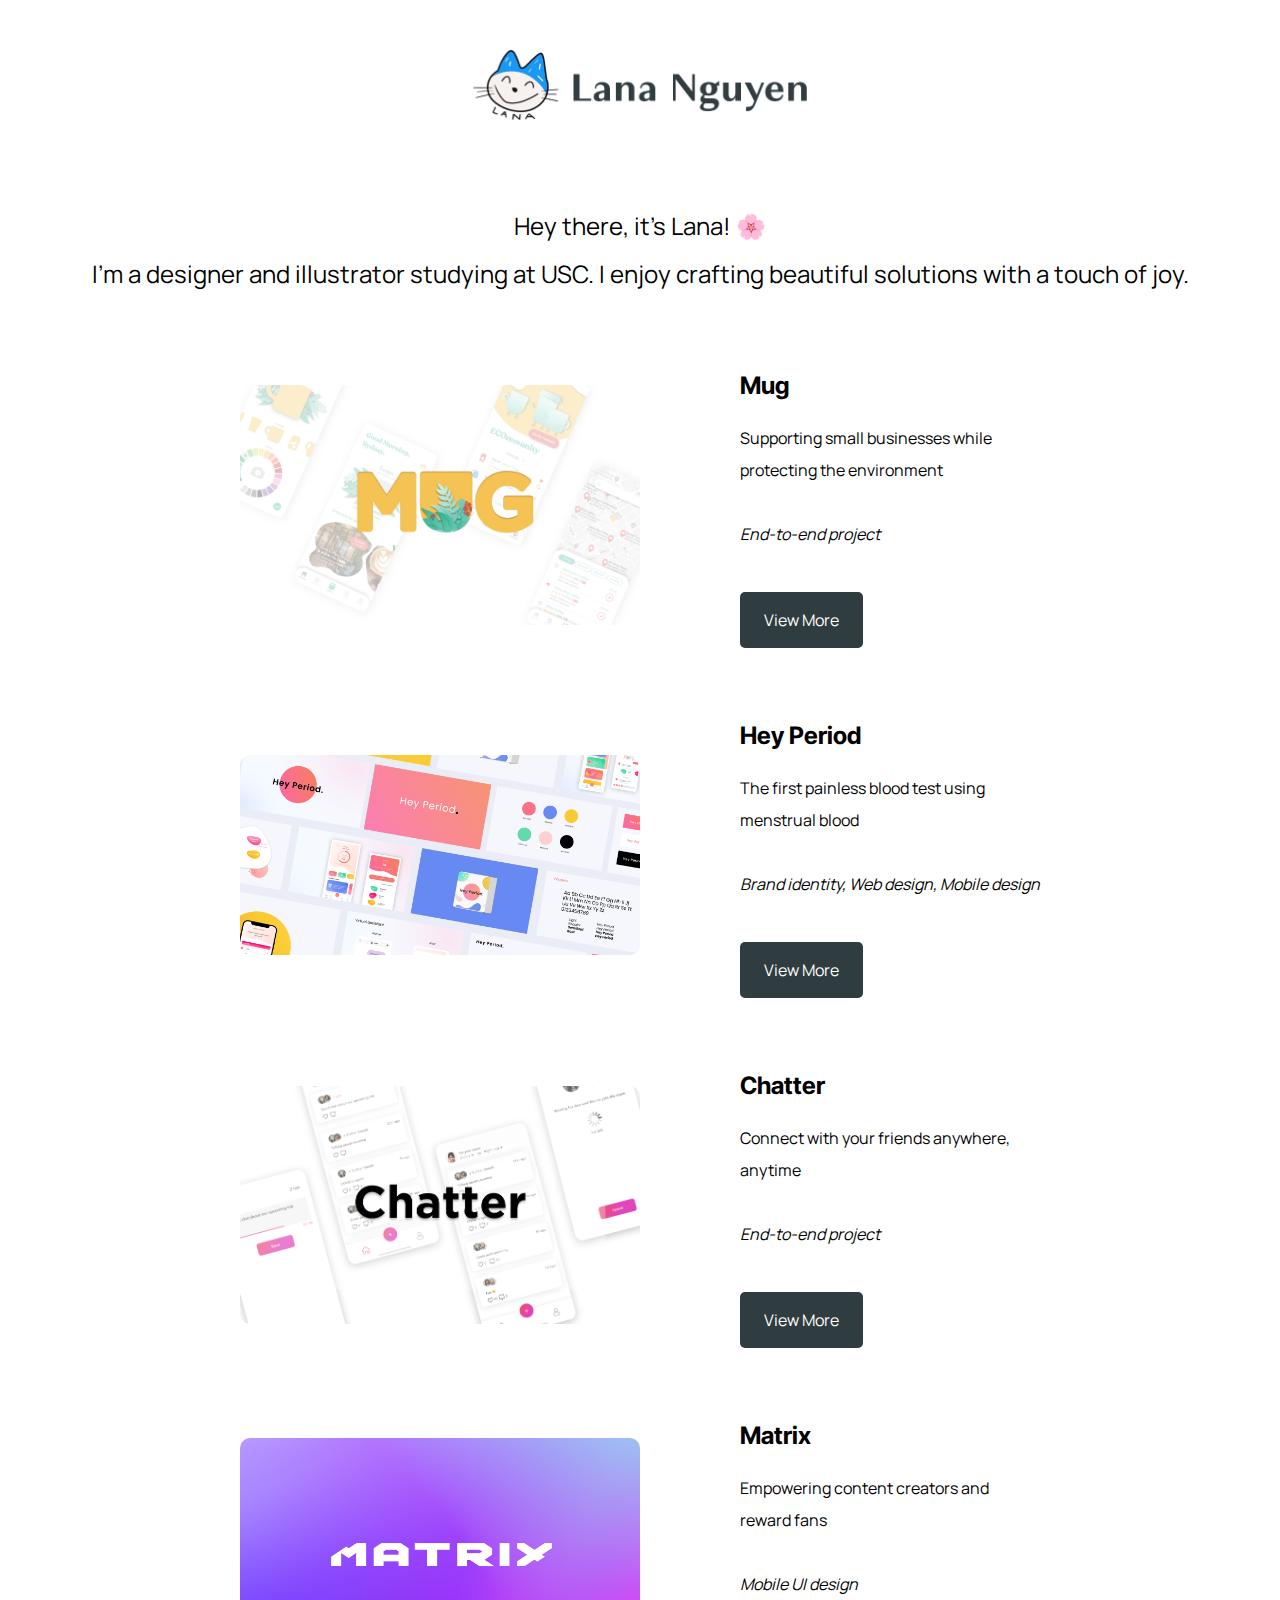
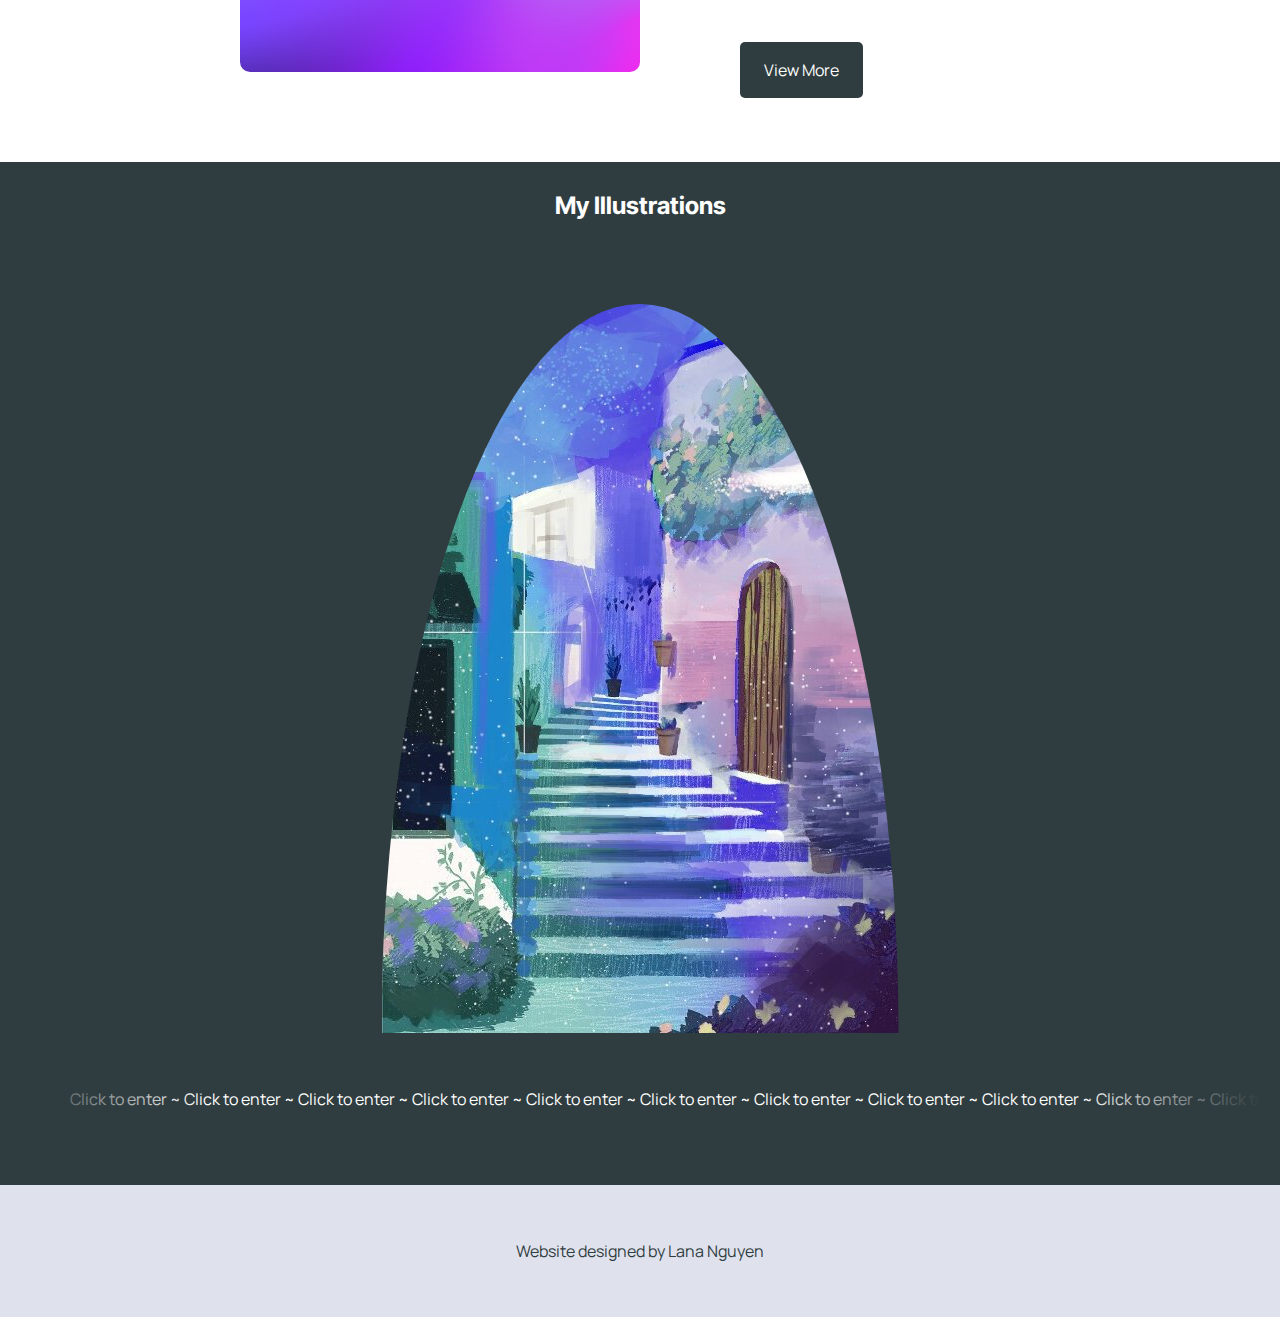
<file: index.html>
<!DOCTYPE html>
<html lang="en">
<head>
    <link href="https://fonts.googleapis.com/css2?family=PT+Serif&display=swap" rel="stylesheet">
    <link href="https://fonts.googleapis.com/css2?family=Manrope&display=swap" rel="stylesheet">
    <link href="https://fonts.googleapis.com/css2?family=DM+Serif+Display:ital@0;1&display=swap" rel="stylesheet">
    <link href="https://fonts.googleapis.com/css2?family=Alice&family=DM+Serif+Display:ital@0;1&display=swap" rel="stylesheet">
    <link href="https://fonts.googleapis.com/css2?family=Inter+Tight:ital,wght@0,100..900;1,100..900&display=swap" rel="stylesheet">




    <meta charset="UTF-8">
    <meta name="viewport" content="width=device-width, initial-scale=1.0">
    <title>Lana Nguyen</title>
    <link rel="stylesheet" href="style.css">


    <link rel="icon" type="image/png" href="favicon.png">

</head>
<body>
    <header>
         <img src="sitelogo.png" alt="Site Logo" class="site-logo">
    </header>
    <main>
        <!-- Project Section 1 -->
<!-- Project Section 1 -->


<!-- Project Section -->



        <section class="intro-section">
            <div class="intro-text">
                 <p class="large-font">Hey there, it's Lana! &#127800; <br>
                I'm a designer and illustrator studying at USC. I enjoy crafting beautiful solutions with a touch of joy.</p>
            </div>
        </section>

<section class="project-section">
    <a href="mug.html" class="project-thumbnail-link">
        <img src="mug/mug.png" alt="Project Thumbnail" class="project-thumbnail">
    </a>
    
    <div class="project-info">
        <h2>Mug</h2>
        <p>Supporting small businesses while protecting the environment</p>
        <br>
        <p><i>End-to-end project</i></p>
        <br>
        <a href="mug.html" class="learn-more-btn">View More</a>
    </div>
</section>


<section class="project-section">
    <a href="heyperiod.html" class="project-thumbnail-link">
        <img src="heyperiod/heyperiod.png" alt="Project Thumbnail" class="project-thumbnail">
    </a>
    
    <div class="project-info">
        <h2>Hey Period</h2>
        <p>The first painless blood test using menstrual blood</p>
        <br>
        <p><i>Brand identity, Web design, Mobile design</i></p>
        <br>
        <a href="heyperiod.html" class="learn-more-btn">View More</a>


    </div>
</section>

<section class="project-section">
    <a href="chatter.html" class="project-thumbnail-link">
        <img src="chatter/chatter.png" alt="Project Thumbnail" class="project-thumbnail">
    </a>
    <div class="project-info">
        <h2>Chatter</h2>
        <p>Connect with your friends anywhere, anytime</p>
        <br>
        <p><i>End-to-end project</i></p>
        <br>
        <a href="chatter.html" class="learn-more-btn">View More</a>
    </div>
</section>




<section class="project-section">
    <a href="matrix.html" class="project-thumbnail-link">
        <img src="matrix/matrix.png" alt="Project Thumbnail" class="project-thumbnail">
    </a>
    
    <div class="project-info">
        <h2>Matrix</h2>
        <p>Empowering content creators and reward fans</p>
        <br>
        <p><i>Mobile UI design</i></p>
        <br>
        <a href="matrix.html" class="learn-more-btn">View More</a>
    </div>
</section>

<div class="illustrations-section">
    <h2>My Illustrations</h2>

    <!-- Illustrations Grid or Carousel -->
    <div class="gate-shaped-illustration">
    <a href="illustrations.html"><img src="gallery.jpeg" alt="Gate-Shaped Illustration" /></a>
</div>


    <!-- Moving Text -->
    <div class="moving-text-container">
    <div class="moving-text">
        <p>Click to enter ~ Click to enter ~ Click to enter ~ Click to enter ~ Click to enter ~ Click to enter ~ Click to enter ~ Click to enter ~ Click to enter ~ Click to enter ~ Click to enter ~ Click to enter ~ Click to enter ~ Click to enter ~ Click to enter ~ Click to enter ~ Click to enter ~ Click to enter ~ Click to enter ~ Click to enter ~   </p>
    </div>
</div>
</div>



        <!-- Additional project sections can be added similarly -->
    </main>

    <footer>
       <p>Website designed by Lana Nguyen</p>
    </footer>



</body>
</html>
</file>
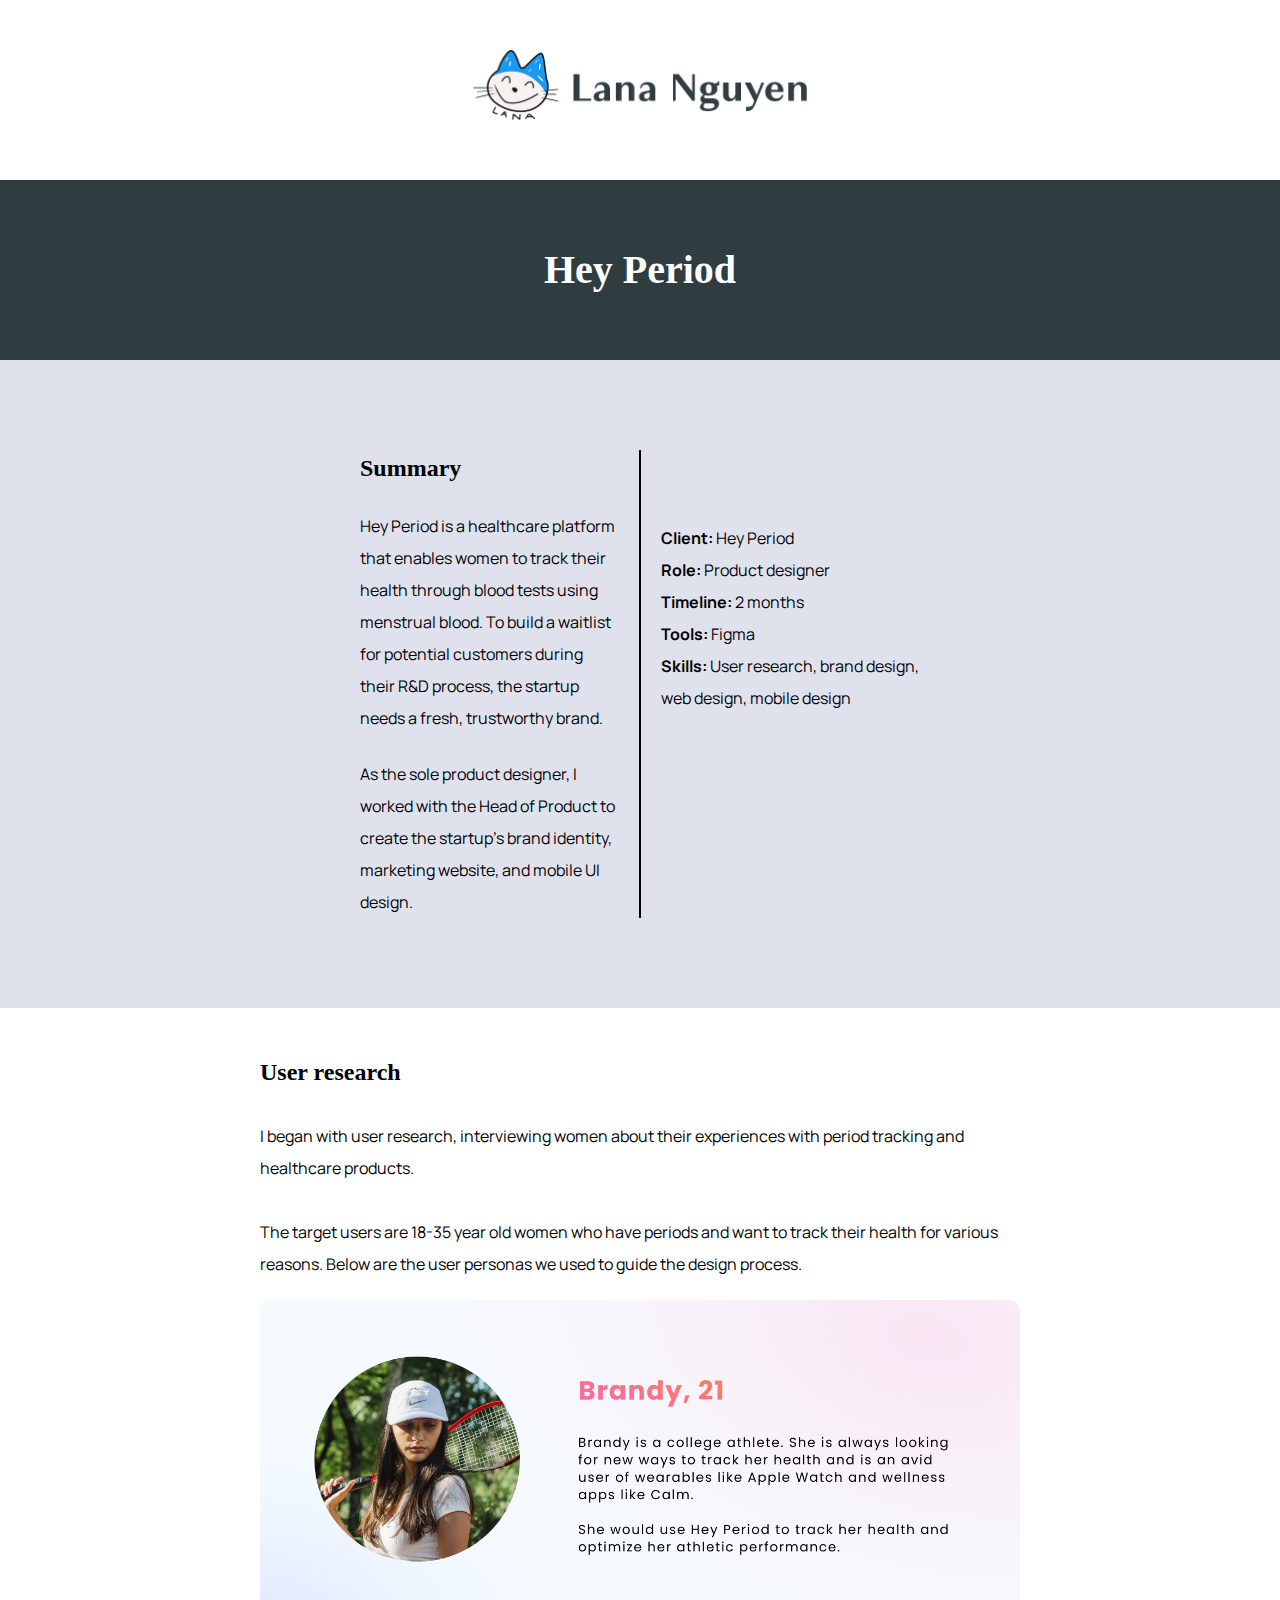
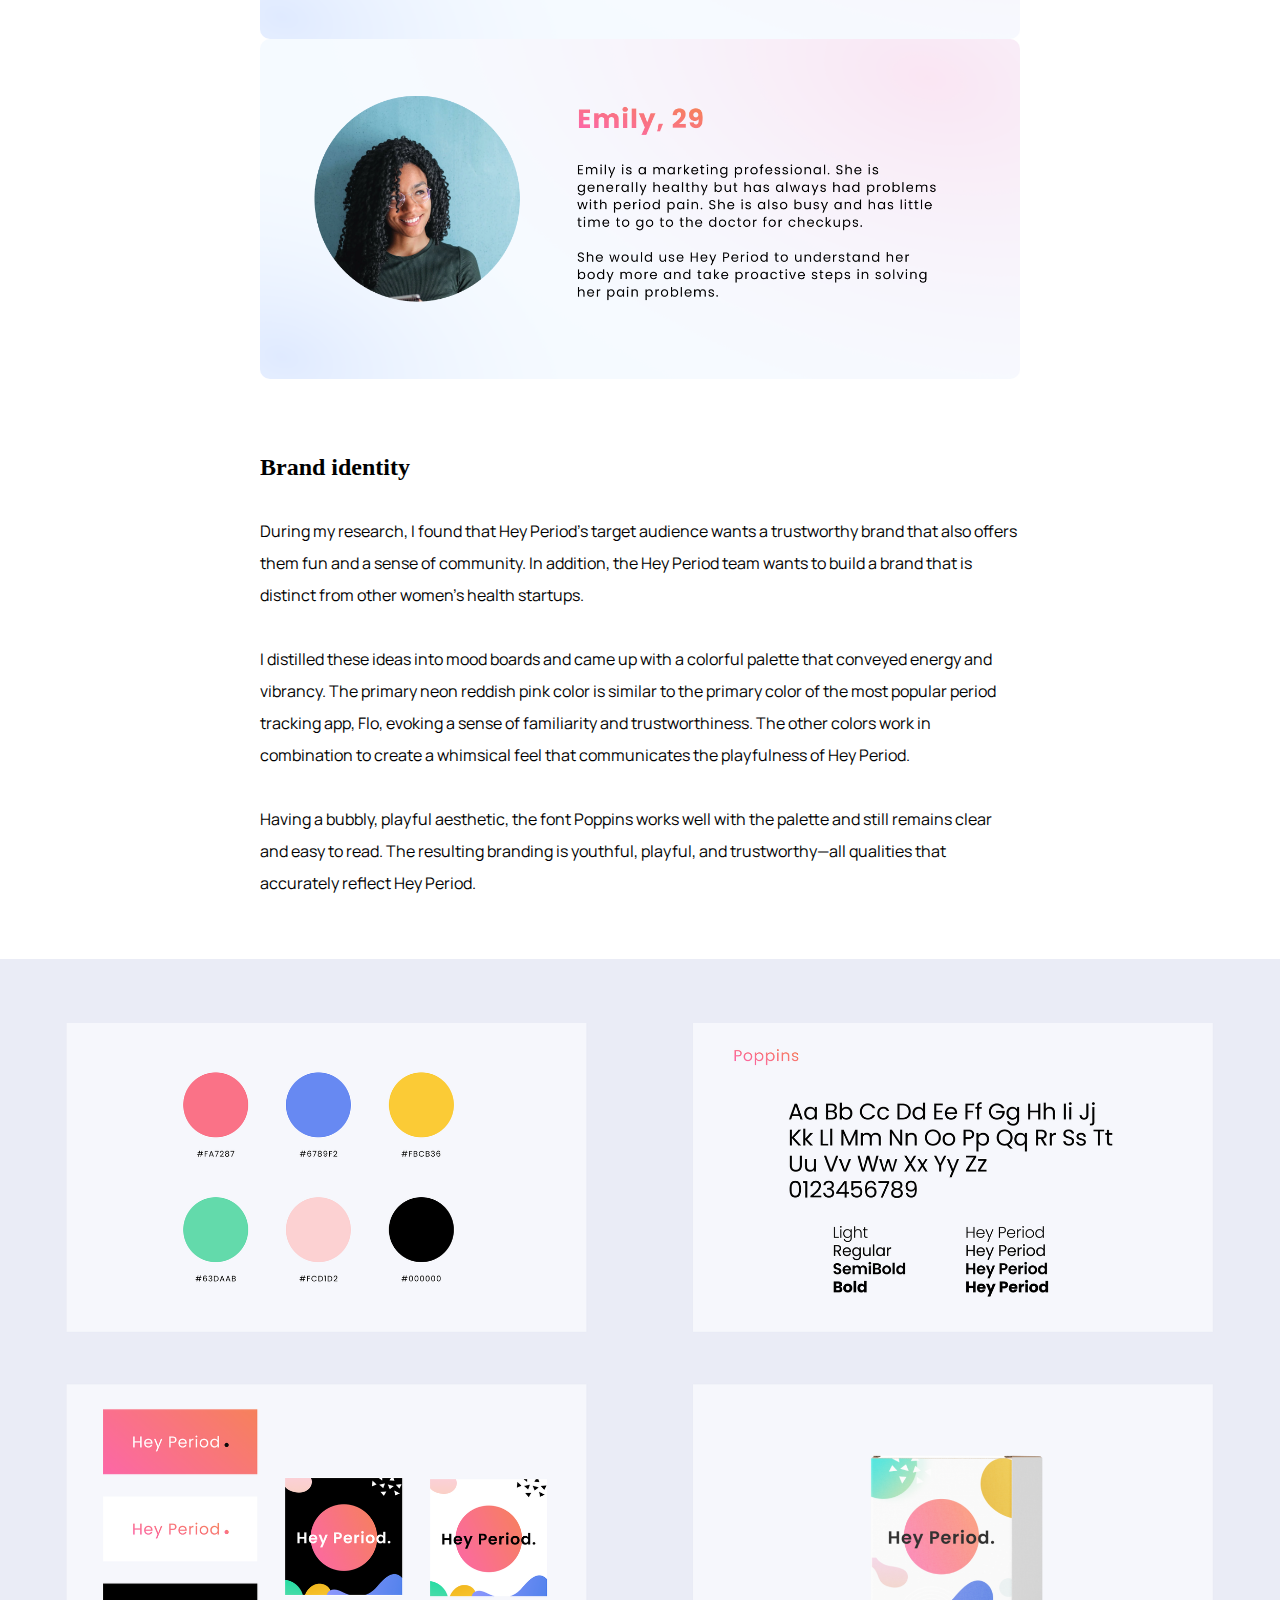
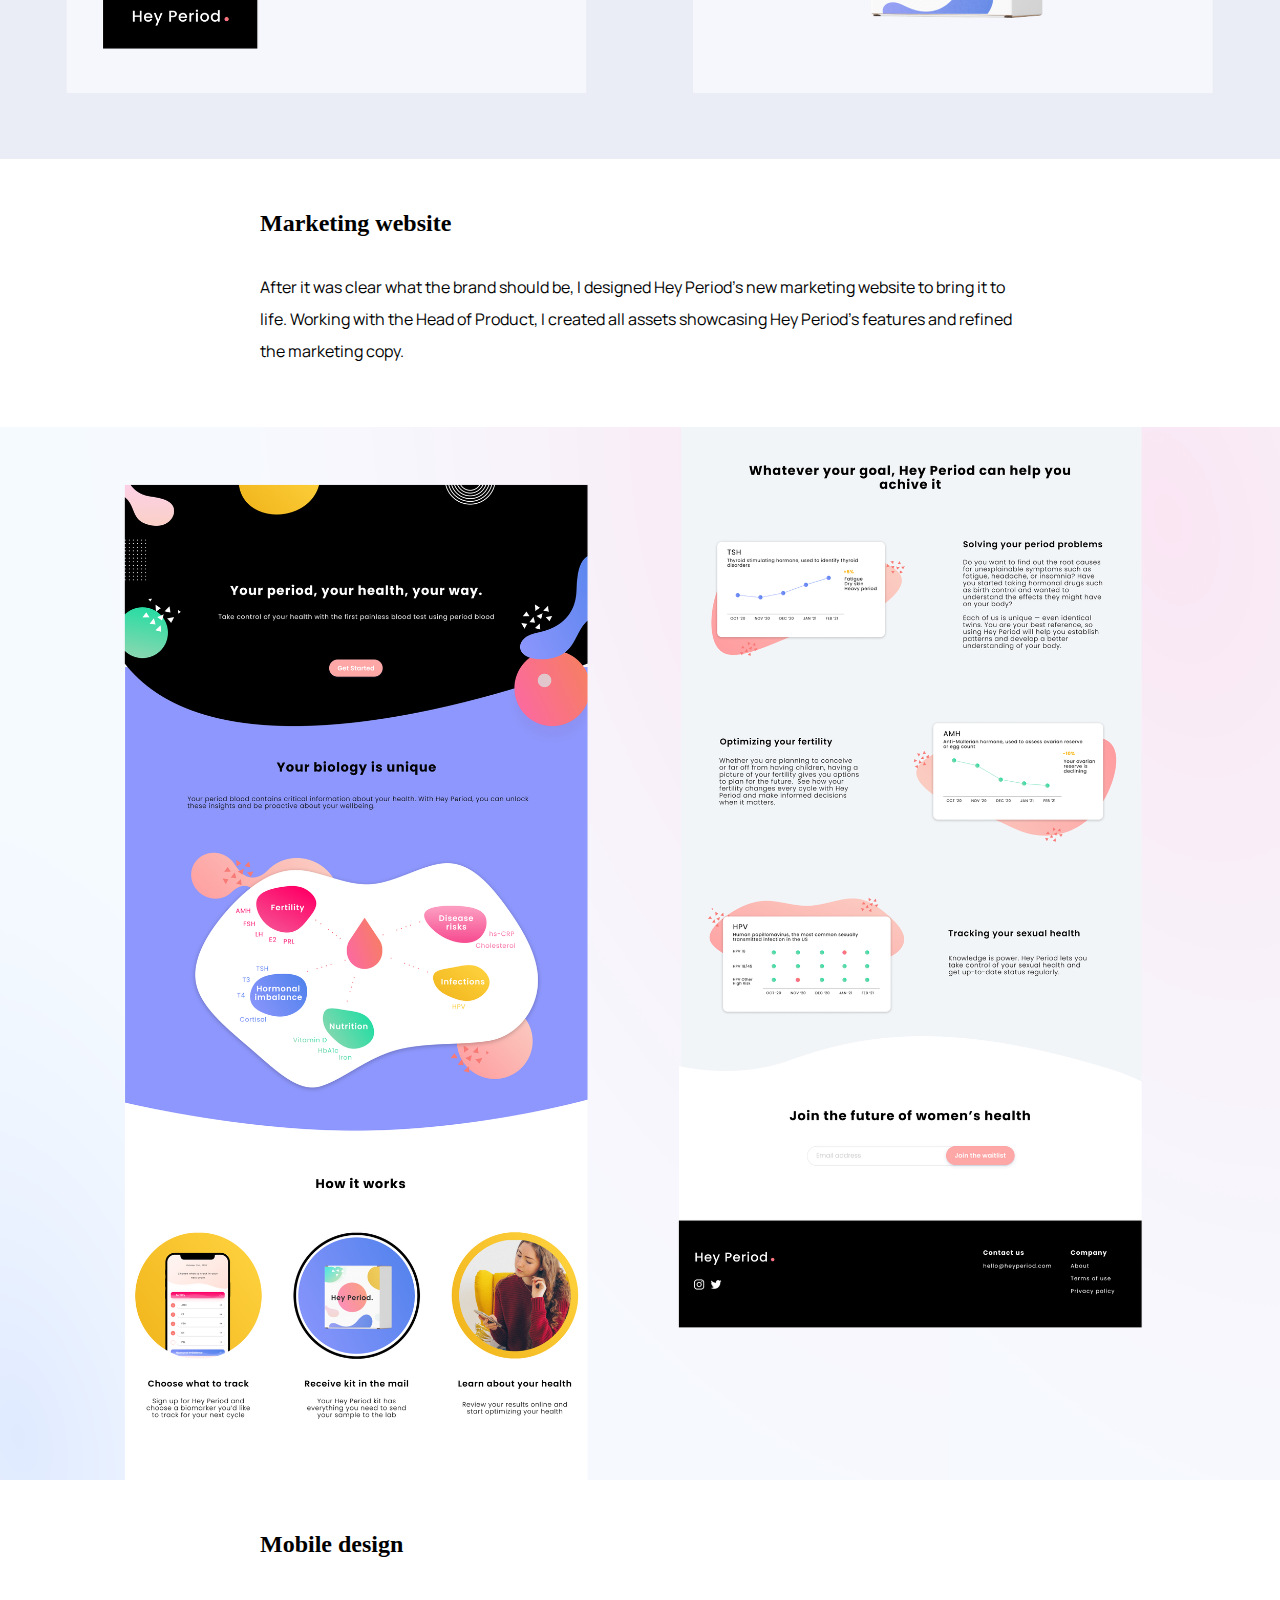
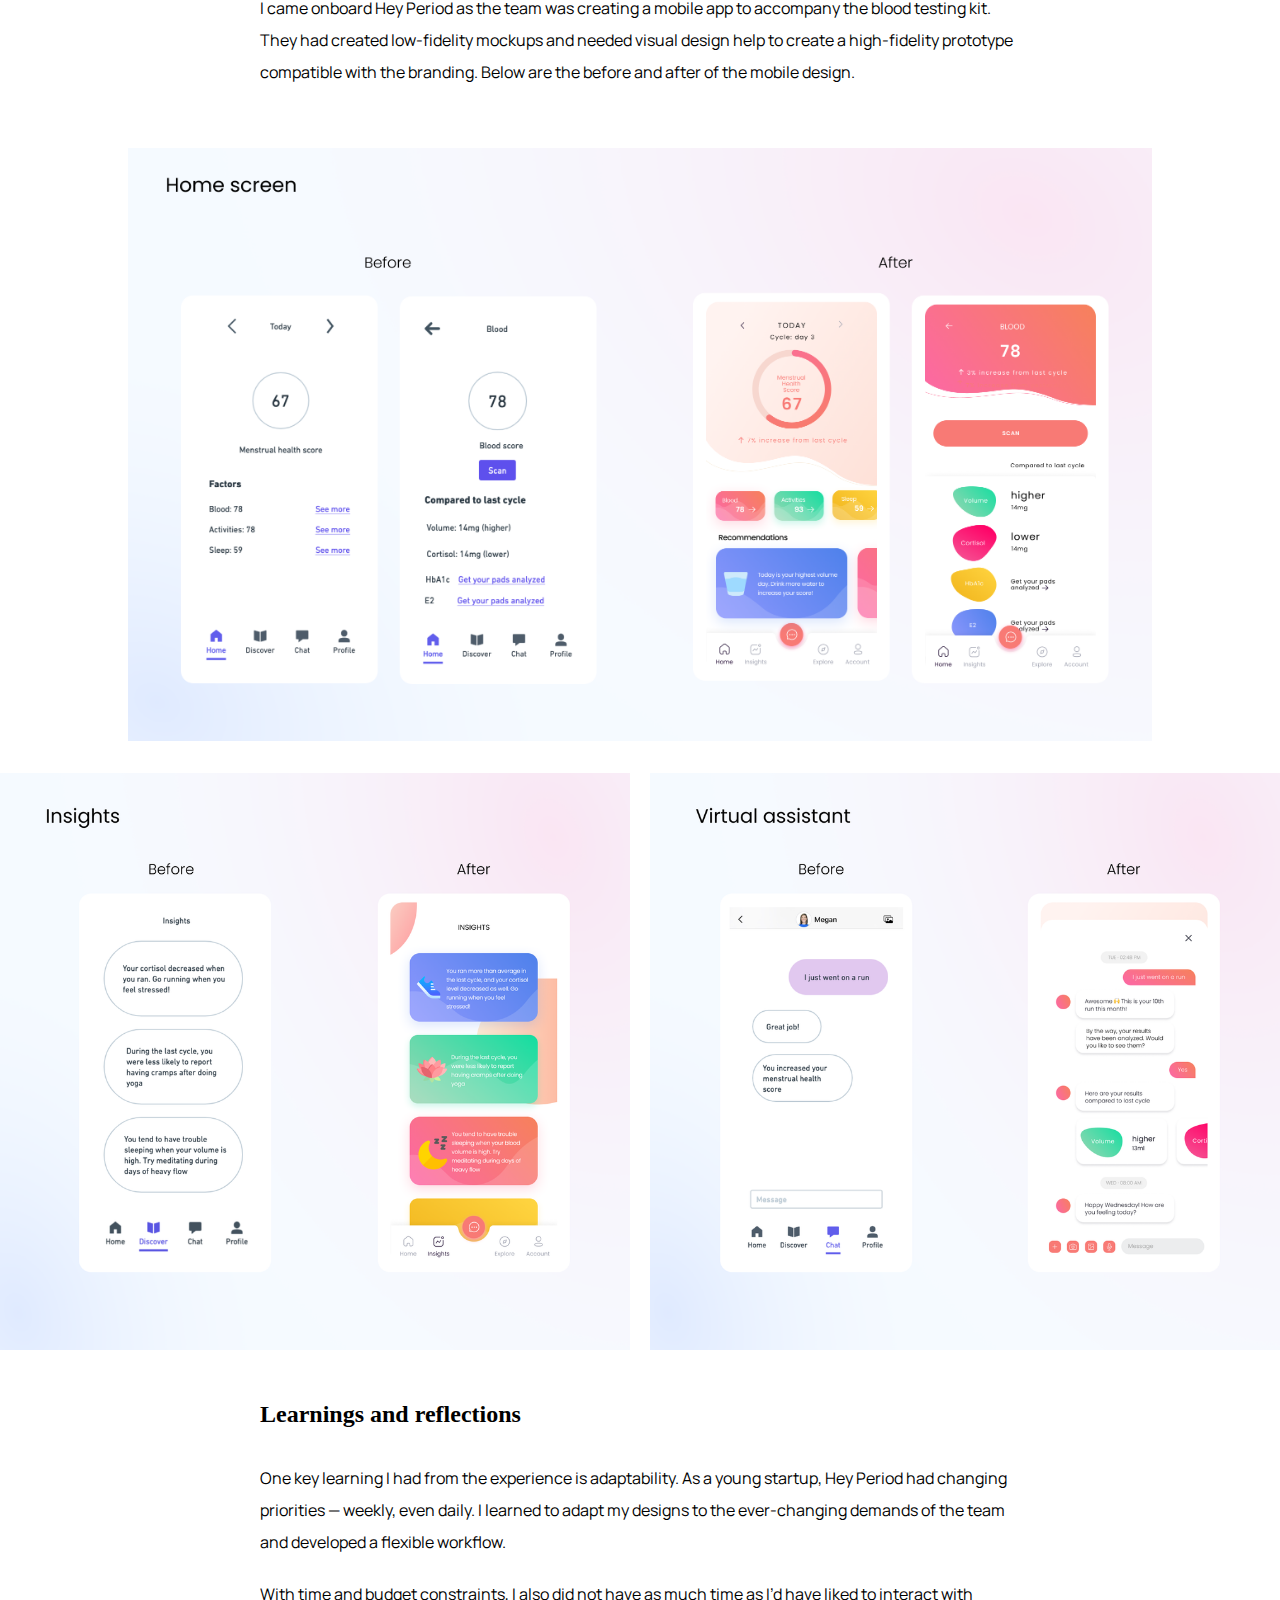
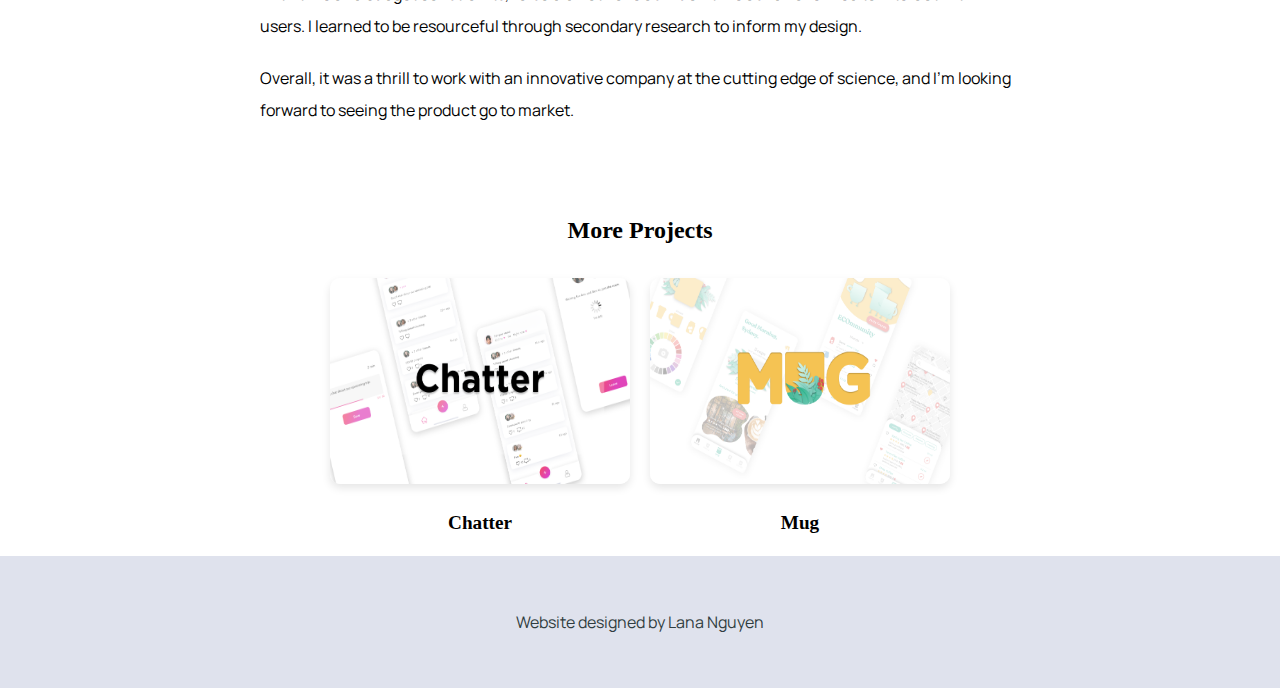
<file: heyperiod.html>
<!DOCTYPE html>
<html lang="en">
<head>
    <script src="https://ajax.googleapis.com/ajax/libs/jquery/3.5.1/jquery.min.js"></script>

    <link href="https://fonts.googleapis.com/css2?family=PT+Serif&display=swap" rel="stylesheet">
<link href="https://fonts.googleapis.com/css2?family=Manrope:wght@400;700&display=swap" rel="stylesheet">

    <meta charset="UTF-8">
    <meta name="viewport" content="width=device-width, initial-scale=1.0">
    <title>Hey Period</title>
    <link rel="stylesheet" href="style.css">
        <link rel="icon" type="image/png" href="favicon.png">
</head>
<body>
    <header>
        <a href="#">
         <img src="sitelogo.png" alt="Site Logo" class="site-logo"></a>
    </header>
<div class="project-title-section">
    <h1>Hey Period</h1>
</div>

<div class="single-column-section blue">
    <div class="project-description-container">
    <div class="summary">
        <h2 class="section-title">Summary</h2>
        <p>Hey Period is a healthcare platform that enables women to track their health through blood tests using menstrual blood. To build a waitlist for potential customers during their R&D process, the startup needs a fresh, trustworthy brand.</p>
        <br>
        <p>As the sole product designer, I worked with the Head of Product to create the startup’s brand identity, marketing website, and mobile UI design.</p>
    </div>
    <div class="details">
        <br>
        <br>
        <br>
        <p><strong>Client:</strong> Hey Period</p>
        <p><strong>Role:</strong> Product designer</p>
        <p><strong>Timeline:</strong> 2 months</p>
        <p><strong>Tools:</strong> Figma</p>
        <p><strong>Skills:</strong> User research, brand design, web design, mobile design</p>
    </div>
</div>
</div>

<div class="single-column-section">
    <div class="content-wrapper">
        <h2 class="section-title">User research</h2>
        <p>I began with user research, interviewing women about their experiences with period tracking and healthcare products.
<br>
<br>
The target users are 18-35 year old women who have periods and want to track their health for various reasons. Below are the user personas we used to guide the design process.</p>

    <img src="heyperiod/1.png" alt="Image 1">
    <img src="heyperiod/2.png" alt="Image 2">
<br>
<br>

        <h2 class="section-title">Brand identity</h2>
        <p>During my research, I found that Hey Period's target audience wants a trustworthy brand that also offers them fun and a sense of community. In addition, the Hey Period team wants to build a brand that is distinct from other women’s health startups.
<br>
<br>
I distilled these ideas into mood boards and came up with a colorful palette that conveyed energy and vibrancy. The primary neon reddish pink color is similar to the primary color of the most popular period tracking app, Flo, evoking a sense of familiarity and trustworthiness. The other colors work in combination to create a whimsical feel that communicates the playfulness of Hey Period. 
<br>
<br>
Having a bubbly, playful aesthetic, the font Poppins works well with the palette and still remains clear and easy to read. The resulting branding is youthful, playful, and trustworthy—all qualities that accurately reflect Hey Period.</p>


    </div>


</div>


    <div class="fullscreen-image-container">
        <img src="heyperiod/brand.png" alt="Project Image" />
    </div>

<div class="single-column-section white">
    <div class="content-wrapper">
        <h2 class="section-title">Marketing website</h2>
        <p>After it was clear what the brand should be, I designed Hey Period's new marketing website to bring it to life. Working with the Head of Product, I created all assets showcasing Hey Period's features and refined the marketing copy.</p>

</div>

    </div>

        <div class="fullscreen-image-container">
        <img src="heyperiod/website.png" alt="Project Image" />
    </div>

<div class="single-column-section white">
    <div class="content-wrapper">
        <h2>Mobile design</h2>
        <p>I came onboard Hey Period as the team was creating a mobile app to accompany the blood testing kit. They had created low-fidelity mockups and needed visual design help to create a high-fidelity prototype compatible with the branding. Below are the before and after of the mobile design.</p>
        <!-- Add more paragraphs as needed -->

</div>

    </div>

<div class="image-container2">
    <img src="heyperiod/mobile.png" alt="Descriptive Alt Text" class="responsive-image">
</div>
<br>

<div class="image-container">

    <img src="heyperiod/mobile1.png" alt="First Image" class="image">
    <img src="heyperiod/mobile2.png" alt="Second Image" class="image">
</div>

<div class="single-column-section white">
    <div class="content-wrapper">
        <h2>Learnings and reflections</h2>
        <p>One key learning I had from the experience is adaptability. As a young startup, Hey Period had changing priorities — weekly, even daily. I learned to adapt my designs to the ever-changing demands of the team and developed a flexible workflow.</p>

<p>With time and budget constraints, I also did not have as much time as I’d have liked to interact with users. I learned to be resourceful through secondary research to inform my design.</p>

<p>Overall, it was a thrill to work with an innovative company at the cutting edge of science, and I’m looking forward to seeing the product go to market.</p>
        <!-- Add more paragraphs as needed -->

</div>

    </div>


<div class="more-projects-section">
    <h2>More Projects</h2>

    <div class="projects-container">
        <a href="link-to-project-1.html" class="project">
            <img src="chatter/chatter.png" alt="Project 1" class="project-image">
            <h2 class="project-title">Chatter</h2>
        </a>
        <a href="link-to-project-2.html" class="project">
            <img src="mug/mug.png" alt="Project 2" class="project-image">
            <h2 class="project-title">Mug</h2>
        </a>
    </div>
</div>



    <footer>
        <p>Website designed by Lana Nguyen</p>
    </footer>

    <script src="script.js"></script>
</body>
</html>
</file>
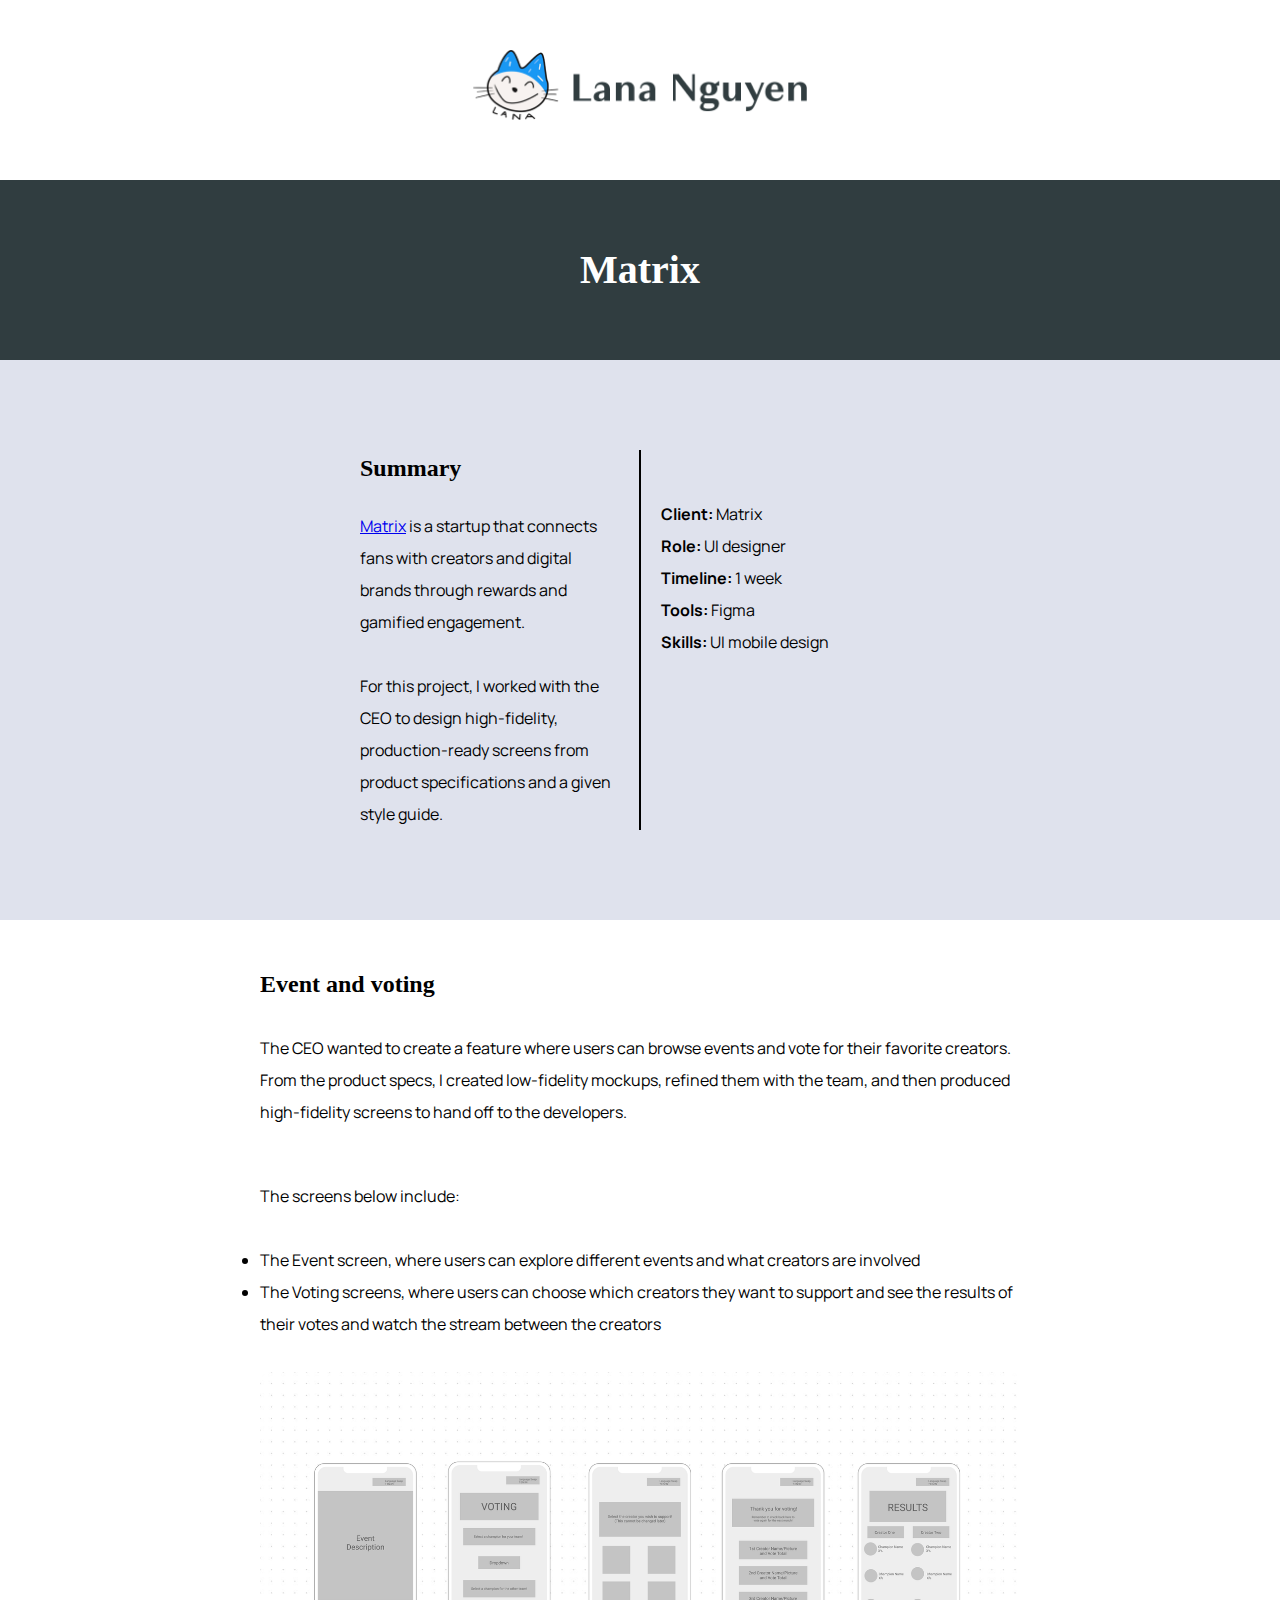
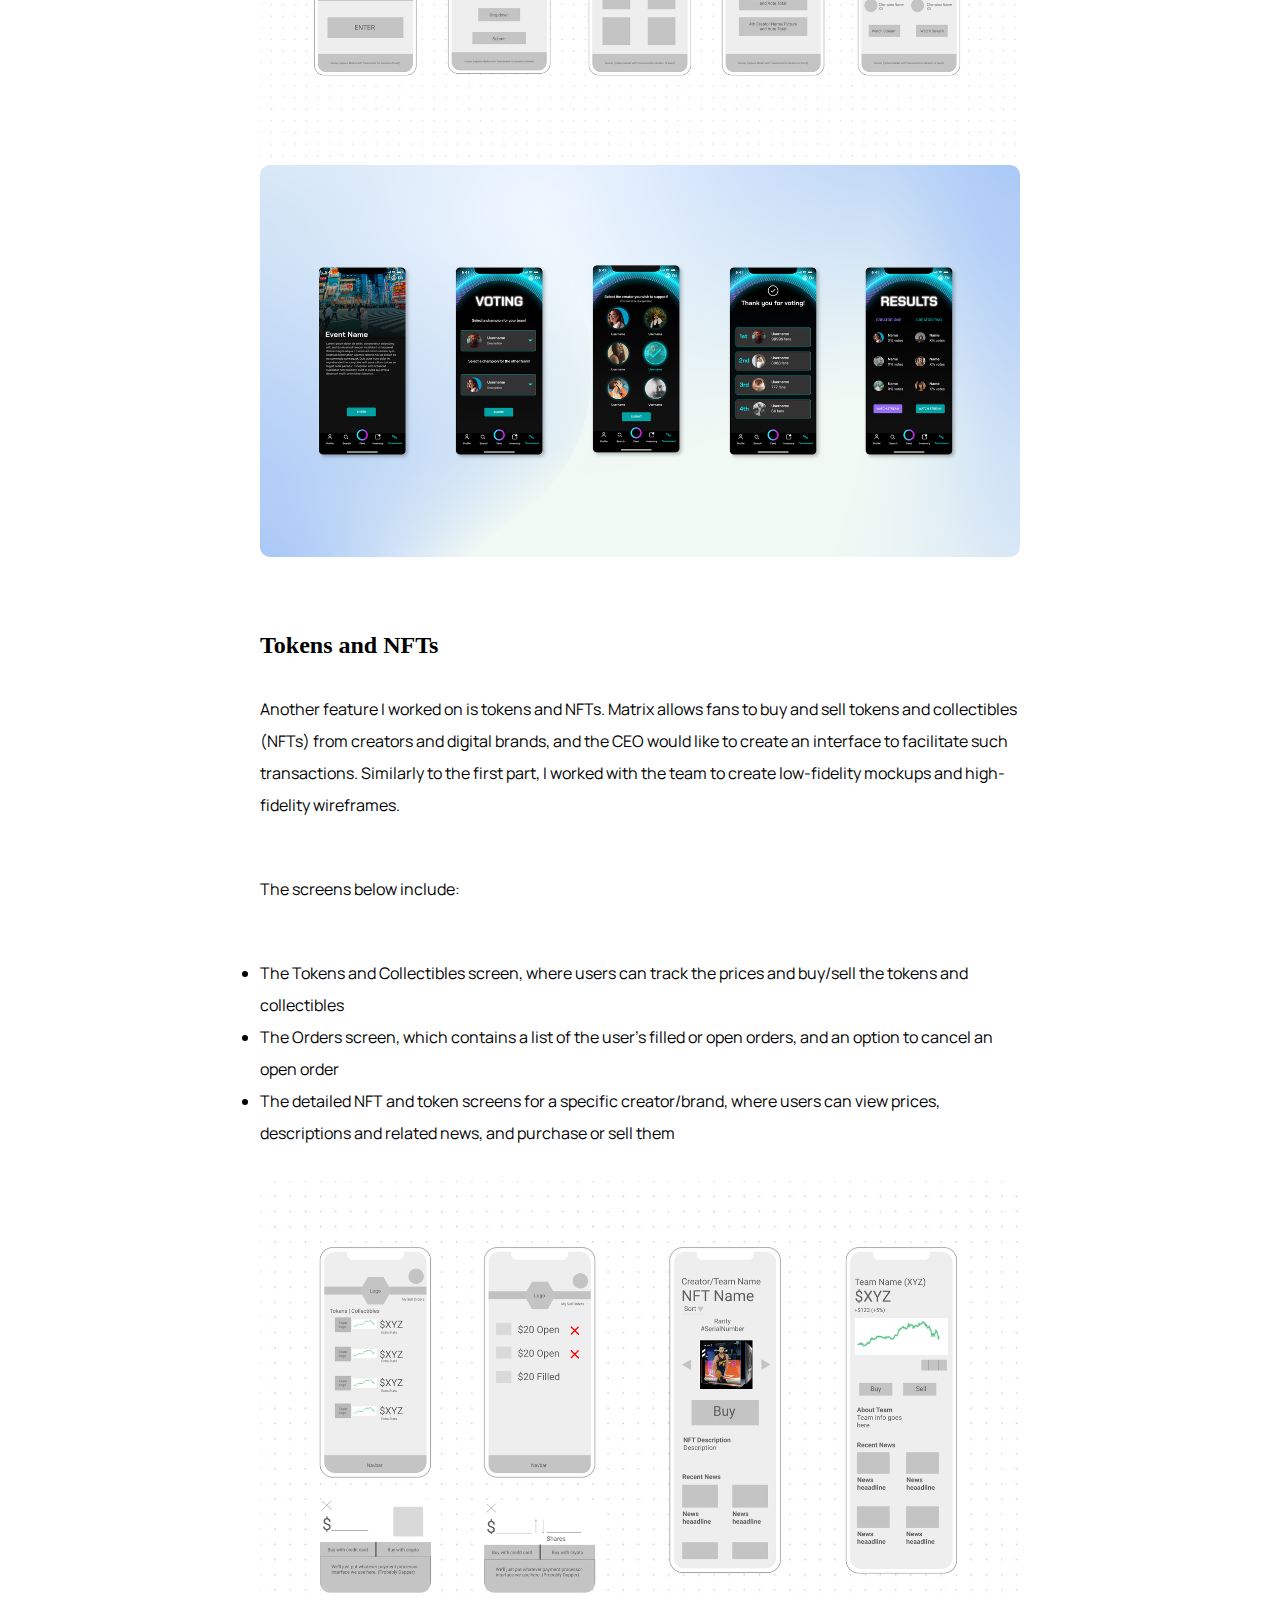
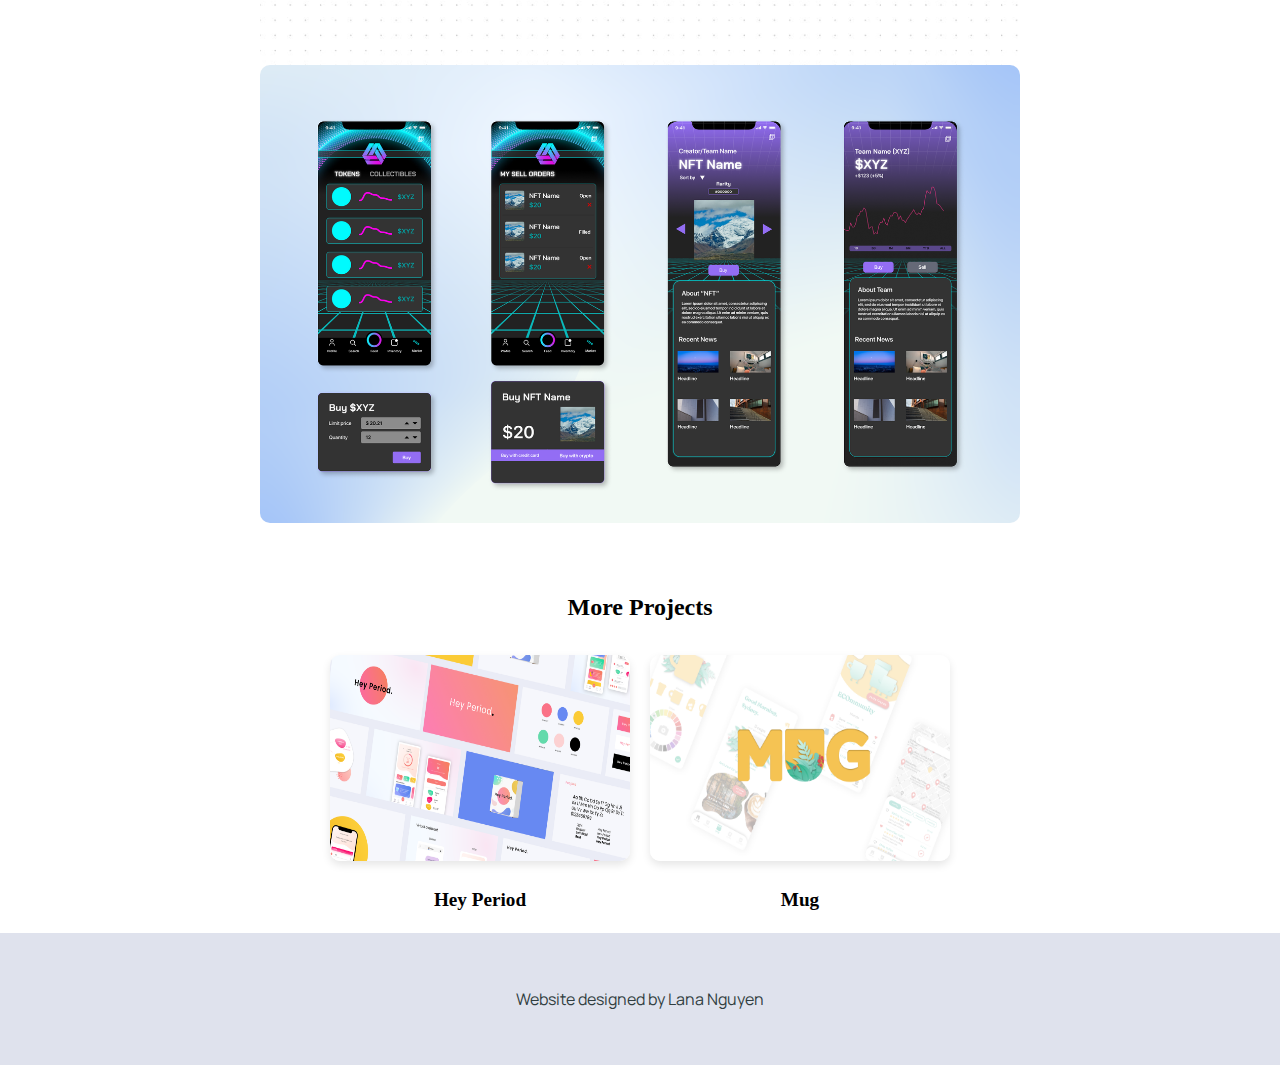
<file: matrix.html>
<!DOCTYPE html>
<html lang="en">
<head>
    <script src="https://ajax.googleapis.com/ajax/libs/jquery/3.5.1/jquery.min.js"></script>

    <link href="https://fonts.googleapis.com/css2?family=PT+Serif&display=swap" rel="stylesheet">
    <link href="https://fonts.googleapis.com/css2?family=Manrope:wght@400;700&display=swap" rel="stylesheet">

    <meta charset="UTF-8">
    <meta name="viewport" content="width=device-width, initial-scale=1.0">
    <title>Matrix</title>
    <link rel="stylesheet" href="style.css">
        <link rel="icon" type="image/png" href="favicon.png">
</head>
<body>
    <header>
        <a href="/">
         <img src="sitelogo.png" alt="Site Logo" class="site-logo"></a>
    </header>
 <div class="project-title-section">
    <h1>Matrix</h1>
</div>
<div class="single-column-section blue">
<div class="project-description-container">
    <div class="summary">
        <h2 class="section-title">Summary</h2>
        <p><a href="https://mtx.gg/">Matrix</a> is a startup that connects fans with creators and digital brands through rewards and gamified engagement.
            <br>
            <br>
        For this project, I worked with the CEO to design high-fidelity, production-ready screens from product specifications and a given style guide.</p>
    </div>
    <div class="details">
        <br>
            <br>
        <p><strong>Client:</strong> Matrix</p>
        <p><strong>Role:</strong> UI designer</p>
        <p><strong>Timeline:</strong> 1 week</p>
        <p><strong>Tools:</strong> Figma</p>
        <p><strong>Skills:</strong> UI mobile design</p>
    </div>
</div>
</div>

<div class="single-column-section">
    <div class="content-wrapper">
        <h2 class="section-title">Event and voting</h2>

        <p>
            The CEO wanted to create a feature where users can browse events and vote for their favorite creators. From the product specs, I created low-fidelity mockups, refined them with the team, and then produced high-fidelity screens to hand off to the developers.
        </p>
        <br>
        The screens below include:
        <br>
        <br>
        <li>The Event screen, where users can explore different events and what creators are involved
        </li>
        <li>The Voting screens, where users can choose which creators they want to support and see the results of their votes and watch the stream between the creators</li>
        <br>


     <img src="matrix/draft1.png">

     <img src="matrix/final1.png">

<br>

<br>



        <h2>Tokens and NFTs</h2>
        <p>
            Another feature I worked on is tokens and NFTs. Matrix allows fans to buy and sell tokens and collectibles (NFTs) from creators and digital brands, and the CEO would like to create an interface to facilitate such transactions. Similarly to the first part, I worked with the team to create low-fidelity mockups and high-fidelity wireframes.

        </p>
        <br>
    The screens below include:</p>
    <br>

    <li>The Tokens and Collectibles screen, where users can track the prices and buy/sell the tokens and collectibles</li>

    <li>The Orders screen, which contains a list of the user's filled or open orders, and an option to cancel an open order</li>

    <li>The detailed NFT and token screens for a specific creator/brand, where users can view prices, descriptions and related news, and purchase or sell them</li>

<br>

     <img src="matrix/draft2.png">

     <img src="matrix/matrix2.png">

</div>

</div>

<div class="more-projects-section">
    <h2>More Projects</h2>

    <div class="projects-container">
        <a href="heyperiod" class="project">
            <img src="heyperiod/heyperiod.png" alt="Project 1" class="project-image">
            <h2 class="project-title">Hey Period</h2>
        </a>
        <a href="mug" class="project">
            <img src="mug/mug.png" alt="Project 2" class="project-image">
            <h2 class="project-title">Mug</h2>
        </a>
    </div>
</div>



<footer>
   <p>Website designed by Lana Nguyen</p>
</footer>

<script src="script.js"></script>
</body>
</html>
</file>
<file: style.css>
/* Reset margins and paddings */
body, html, h1, h2 {
    margin: 0;
    padding: 0;
}

/* Font styles */
body {
    font-family: 'Manrope', sans-serif;
    line-height: 2;
}

h1, h2 {
    font-family: 'Inter Tight', serif;
}

body p {
    line-height: 2; /* Adjusts the space between lines within a paragraph */
    margin-bottom: 20px; /* Adjusts the space between paragraphs */
    margin: 0;
    padding: 0;
}



.features-container {
    width: 100%; /* Full width of the viewport */
    background-color: #303d40; /* Different background color for the section */
}

.features-container p {
    color: white;
}

.large-font {
            font-size: 24px; /* Adjust the size as needed */
        }

.feature-section {
    display: flex;
    align-items: center; /* Centers the content vertically */
    justify-content: center; /* Centers the content horizontally */
    padding: 20px 0; /* Top and bottom padding */
    max-width: 800px; /* Or any maximum width you prefer */
    margin: auto; /* Centers the section within the features-container */
}

.feature-image {
    flex-basis: 40%; /* Gives the image a base width */
    text-align: center; /* Centers the image within its container */
}

.feature-image img {
    max-width: 100%; /* Ensures the image is responsive and doesn't overflow */
    height: auto; /* Maintains the aspect ratio */
    border-radius: 10px; /* Optional rounded corners */
}

.feature-content {
    flex-basis: 60%; /* Gives the text content area a base width */
    padding-left: 30px; /* Space between the image and the text */
}

.feature-content h2 {
    margin-top: 0;
    margin-bottom: 0.5em; /* Spacing between the title and the description */
}

.feature-content p {
    margin-top: 0;
}

/* Title Styling */
.features-container h2 {
    text-align: center; /* Centers the title */
    color: white; /* Sets the text color; adjust as needed */
    font-size: 2em; /* Adjust the font size as needed */
    margin-top: 20px; /* Space above the title */
    margin-bottom: 20px; /* Space below the title */
}

.full-width-gallery {
    display: grid;
    grid-template-columns: repeat(auto-fit, minmax(120px, 1fr)); /* Even smaller min size for images */
    gap: 15px; /* Slightly larger spacing between images */
    padding-top: 40px; /* Padding around the gallery */
    padding-left: 100px;
    padding-right: 100px;
    margin: 0 40px; /* Increased horizontal margins for the gallery */
    justify-content: center; /* Center grid items if they don't fill the entire width */
}
.gallery {
    display: grid;
    grid-template-columns: repeat(3, 1fr); /* Creates three columns */
    gap: 10px; /* Space between the thumbnails */
    margin: 20px; /* Margin around the gallery */
}

.gallery-item {
    cursor: pointer;
    background-color: #eee; /* Placeholder in case of slow image loading */
    aspect-ratio: 1 / 1; /* Ensures the item is square */
}

.gallery-item img {
    width: 100%;
    height: 100%;
    object-fit: cover; /* Ensures the image covers the square area */
    transition: transform 0.3s ease;
}

.gallery-item:hover img {
    transform: scale(1.1); /* Slight zoom effect on hover */
}

/* Modal (background) */
.modal {
    display: none; /* Hidden by default */
    position: fixed; /* Stay in place */
    left: 0;
    top: 0;
    width: 100%; /* Full width */
    height: 100%; /* Full height */
    overflow: auto; /* Manage overflow */
    background-color: rgba(0, 0, 0, 0.9); /* Black background with opacity */
}

.modal-content {
    display: block; /* Ensure img tag is treated as block-level */
    max-width: 80%; /* Maximum width of the image to fit the screen */
    max-height: 80vh; /* Maximum height of the image */
    margin: auto; /* Center the image horizontally */
    object-fit: contain; /* This will ensure that the aspect ratio is maintained */
}


/* Header and footer styles */
header{
    padding: 50px; /* Increase padding */
    text-align: center;
    background-color: #fff;
    color: white;
    display: flex; /* Flexbox layout for the header */
    align-items: center; /* Aligns items vertically in the center */
    justify-content: center;
}

footer{
    padding: 50px; /* Increase padding */
    text-align: center;
    background-color: #dfe2ed;
    color: #303d40;
    display: flex; /* Flexbox layout for the header */
    align-items: center; /* Aligns items vertically in the center */
    justify-content: center;
}

.site-logo {
    height: 70px; /* Adjust the size as needed */
    width: auto; /* Maintains the aspect ratio of the image */
    /* Additional styling if needed */
}

.big-quote {
    font-size: 1.5em; /* Larger font size */
    font-style: italic; /* Italicize the quote */
    margin: 20px 0; /* Add some space around the quote */
    padding: 10px 20px; /* Padding inside the quote */
    color: #333; /* Color of the quote text */
}


.carousel {
    position: relative;
    max-width: 800px; /* Adjust as needed */
    height: 400px; /* Set a specific height for the carousel */
    margin: auto;
    overflow: hidden;
}

.carousel-images {
    display: flex;
    transition: transform 0.5s ease;
}

.carousel-image {
    max-width: 100%;
    height: 100%; /* Make images take full height of the carousel */
    object-fit: cover; /* Maintains aspect ratio and covers the area */
}


.carousel-button {
    position: absolute;
    top: 50%;
    transform: translateY(-50%);
    background-color: rgba(255, 255, 255, 0.7);
    border: none;
    cursor: pointer;
    padding: 10px;
    font-size: 24px; /* Adjust the size of the arrow */
    z-index: 2;
    color: #333; /* Arrow color */
    border-radius: 50%; /* Circular buttons */
}

.prev-button {
    left: 10px;
}

.next-button {
    right: 10px;
}

/* Homepage specific styles */
.project-thumbnail {
    width: 100%;
    max-width: 400px;
    height: auto;
    display: block;
    margin: 1em auto;
}

section {
    margin: 2em 0;
    text-align: center;
}


.project-section {
    display: flex;
    align-items: center; /* Vertically center */
    justify-content: center; /* Horizontally center */
    margin: 2em 0;
    text-align: left; /* Align text to the left */
    max-width: 800px; /* Maximum width of the section */
    margin-left: auto; /* Auto margins for horizontal centering */
    margin-right: auto;
    margin-bottom: 4em;
    margin-top: 4em;
}


.project-thumbnail-link {
    display: inline-block; /* Make the link inline-block */
    margin-right: 20px; /* Space between image and text */
}

.project-thumbnail {
    height: auto;
    border-radius: 10px; /* Rounded corners */
    transition: opacity 0.3s ease; /* Smooth transition for hover effect */
}

.project-thumbnail:hover {
    opacity: 0.7; /* Fade effect on hover */
}


.project-info {
    padding-left: 80px;
    flex: 1; /* Take up remaining space */
}

.project-info h2 {
    margin-bottom: .5em; /* Adjust this value as needed */
    /* Other styling for the title */
}




/* Rest of your CSS */


.learn-more-btn {
    display: inline-block;
    padding: 10px 20px;
    margin-top: 10px;
    background-color: #303d40; /* Cute gray color */
    color: white; /* Text color */
    text-decoration: none;
    border-radius: 5px;
    transition: background-color 0.3s, transform 0.3s;
    border: none; /* Remove any default border */
}

.learn-more-btn:hover {
    background-color: #898989; /* Slightly darker gray on hover */
    transform: translateY(-2px); /* Small lift effect */
}


/* Project page specific styles */
.fullscreen-image-container img {
    width: 100%;
    height: auto;
    display: block;
}

.project-description-container {
    display: flex;
    max-width: 700px;
    margin: 0 auto;
    padding: 50px;
    box-sizing: border-box;
    justify-content: center; /* Center the flex items horizontally */
    background-color: #dfe2ed;
}

.summary, .details {
    width: 60%; /* Limiting the width */
    line-height: 1.5; /* Increased line spacing */
    padding: 0 20px; /* Padding on both sides */
}

.details {
    border-left: 2px solid #000;
}

.bg-color-1 {
    background-color: #f0f0f0; /* Light gray background */
}

.blue {
    background-color: #dfe2ed; /* light blue for summary */
}



.gray {
    background-color: #e0e0e0; /* Slightly darker gray background */
}


.single-column-section {
    padding: 40px 0; /* Padding on top and bottom */
    display: flex;
    justify-content: center; /* Center the content wrapper */
    width: 100%; /* Full width of the viewport */
}

.content-wrapper {
    max-width: 800px; /* Maximum width of the content */
    width: 100%; /* Full width within the constraints of max-width */
    padding: 0 20px; /* Padding on the sides */
    box-sizing: border-box;
}

.content-wrapper h2 {
    font-family: 'Inter Tight', serif; /* Title font */
    margin-bottom: 1em; /* Spacing after the title */
    text-align: left; /* Align text to the left */
}

.content-wrapper p {
    font-family: 'Manrope', sans-serif; /* Body text font */
    line-height: 2; /* Spacing for the lines */
    text-align: left; /* Align text to the left */
    padding-bottom: 20px;
}

.content-wrapper img {
    width: 100%; /* Full width of the container */
    max-width: 800px; /* Maximum image width */
    border-radius: 10px; /* Rounded corners for images */
    margin: 0 auto; /* Center images within the section */
    display: block;

}



.large-image {
    width: 100%; /* Makes the image take the full width of its parent container */
    height: auto; /* Maintains the aspect ratio */
    display: block; /* Removes any default inline spacing */
    max-width: 800px; /* You can adjust this value as needed */
    margin: 0 auto; /* Centers the image if it's smaller than the parent container */
}


.responsive-image {
    width: 80%; /* Makes the image full width */
    height: auto; /* Maintains the aspect ratio of the image */
    display: block; /* Removes any default inline spacing */
    margin-left: auto; /* Left margin set to auto */
    margin-right: auto; /* Right margin set to auto */
}



.image-container {
    display: flex; /* Aligns children (images) in a row */
    justify-content: space-between; /* Distributes space between images */
    align-items: center; /* Aligns images vertically */
    flex-wrap: nowrap; /* Prevents images from wrapping to the next line */
    width: 100%; /* Ensures the container fits within its parent */
    gap: 20px; /* Creates space between the images */
}

.image {
    flex: 1; /* Allows the images to grow and fill the container */
    max-width: calc(50% - 10px); /* Adjusts the image width, accounting for the gap */
    height: auto; /* Keeps the aspect ratio of the images */
    object-fit: cover; /* Adjusts the image size to cover the element's box */
}







h2 {
    font-family: 'Inter Tight', serif; /* Your chosen title font */
    margin-bottom: 1em; /* Spacing under the title */
}

p {
    font-family: 'Manrope', sans-serif; /* Your chosen body font */
    line-height: 2;
}

p strong {
    font-weight: bold; /* Make labels bold */
}


.illustrations-section {


    text-align: center;
    padding: 20px;
    background-color: #303d40; /* Light background for the section */
}

.illustrations-section h2 {
    color: white;
}


.moving-text-container {
    padding: 50px;
    position: relative;
    box-sizing: border-box; /* Include padding and borders in the element's total width */
    overflow: hidden; /* This will prevent any child elements from causing the container to overflow */
    /* ... rest of your styles ... */
}

.moving-text-container::before, .moving-text-container::after {
    content: '';
    position: absolute;
    top: 0;
    bottom: 0;
    width: 15%; /* Width of the fading area */
    z-index: 1;
}

.moving-text-container::before {
    left: 0;
    background: linear-gradient(to right, #303d40, transparent);
}

.moving-text-container::after {
    right: 0;
    background: linear-gradient(to left, #303d40, transparent);
}


.moving-text {
    display: flex;
    white-space: nowrap;
    animation: moveText 20s linear infinite;
}

.moving-text p {
    margin: 0; /* Remove margin for seamless connection between texts */
    color: white;
}

@keyframes moveText {
    from { transform: translateX(0); }
    to { transform: translateX(-50%); }
}
.gate-shaped-illustration {
    padding-top:50px;
    width: 100%; /* Adjust based on your layout */
    max-width: 600px; /* Maximum size of the illustration */
    margin: 0 auto; /* Centering the illustration */
    overflow: hidden; /* Hide parts of the image outside the shape */
    display: flex; /* Using Flexbox for centering */
    justify-content: center; /* Center horizontally */
    align-items: center; /* Center vertically */
}

.gate-shaped-illustration img {
    width: 100%;
    height: auto;
    display: block; /* Remove any extra spacing */
    clip-path: ellipse(50% 100% at 50% 100%); /* Upside-down ellipse */
}

.more-projects-section {
    text-align: center;
    padding: 20px;
}

.projects-container {
    display: flex;
    justify-content: center;
    gap: 20px;
}

.project {
    display: block;
    max-width: 300px;
    text-align: center; /* Center-align the project titles */
    text-decoration: none; /* Remove default link underline */
    color: inherit; /* Use the default text color */
}

.project-image {
    width: 100%;
    height: 80%;
    border-radius: 10px;
    box-shadow: 0 4px 8px rgba(0, 0, 0, 0.1);
}

.project-title {
    margin-top: 10px; /* Spacing between the image and the title */
    font-size: 1.2em; /* Adjust the title font size */
}


.section-title {
    position: relative;
    overflow: hidden;
}

.section-title::after {
    content: '';
    position: absolute;
    left: 0;
    bottom: -5px;
    width: 0;
    height: 2px;
    background-color: #000;
    transition: width 0.3s ease;
}

.section-title.visible::after {
    width: 100%;
}

.project-title-section {
    background-color: #303d40;
    text-align: center; /* Center-align the title */
    padding: 50px 20px; /* Generous padding for spacing */
    margin: 0 auto; /* Center the section */
    box-sizing: border-box;
}


.project-title-section h1 {
    margin: 0; /* Removes default margin */
    padding: 0; /* Removes default padding */
    font-size: 2.5em; /* Large font size for the title */
    font-weight: bold; /* Optional: Makes the title bold */
    color: white;
    /* Add any additional styling you prefer for the title */
}

@media screen and (max-width: 768px) {
    .gallery {
        grid-template-columns: repeat(2, 1fr); /* 2 columns for smaller screens */
    }
}

@media screen and (max-width: 480px) {
    .gallery {
        grid-template-columns: 1fr; /* 1 column for very small screens */
    }
}
@media screen and (max-width: 768px) {
    .project-section {
        flex-direction: column;
        align-items: center;
    }

    .feature-image, .feature-content {
        flex-basis: auto;
    }

    .feature-content {
        padding-left: 0;
        text-align: center;
    }
}
@media screen and (max-width: 768px) {
    h1, h2 {
        font-size: 1.5em;
    }
}
@media screen and (max-width: 768px) {
    header, footer {
        padding: 20px; /* Reduced padding */
    }

    .site-logo {
        height: 50px; /* Adjust logo size */
    }
}
.learn-more-btn {
    padding: 12px 24px; /* Larger padding for easier touch */
    font-size: 1em; /* Adjust font size if necessary */
}
@media screen and (max-width: 768px) {
    .content-wrapper p, .content-wrapper h2 {
        padding: 0 15px; /* Add padding on smaller screens */
    }
}
@media screen and (max-width: 768px) {
    .carousel {
        max-width: 100%; /* Full width on small screens */
        height: auto; /* Adjust height as necessary */
    }

    .carousel-image {
        width: 100%; /* Ensure images are fully responsive */
    }
}


/* Smooth scroll for browsers that support it */
html {
    scroll-behavior: smooth;
}

@media screen and (max-width: 768px) {
    .moving-text-container {
        padding: 20px; /* Reduced padding for smaller screens */
    }



    .moving-text {
        animation-duration: 10s; /* Speed up the text movement */
    }
}
@media screen and (max-width: 768px) {
    .gate-shaped-illustration {
        max-width: 100%; /* Allow the illustration to take full width on small screens */
        padding-top: 30px; /* Adjust padding for mobile */
    }
}
</file>
